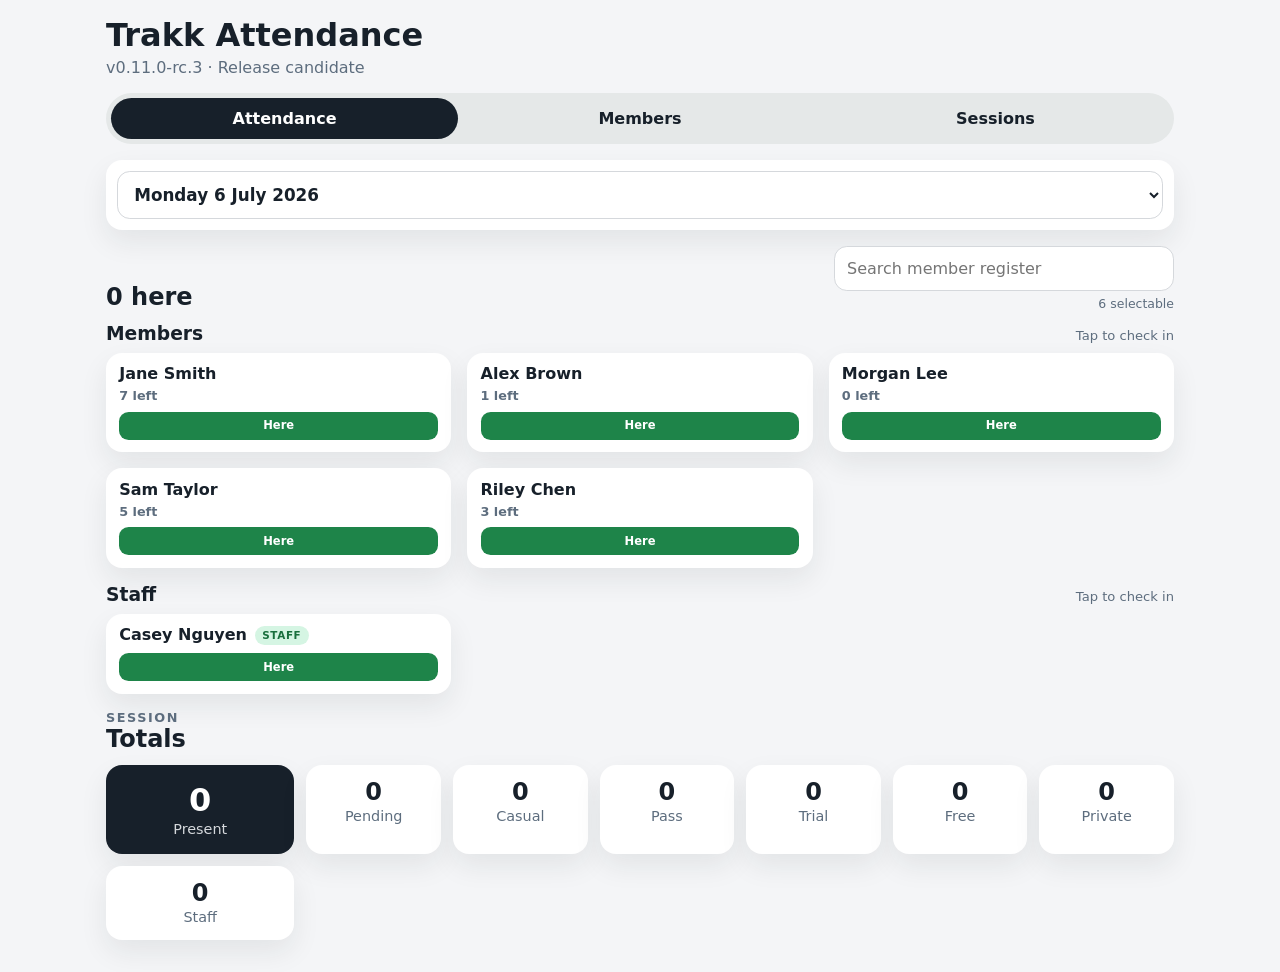
<file: index.html>
<!doctype html>
<html lang="en">
  <head>
    <meta charset="UTF-8" />
    <meta name="viewport" content="width=device-width, initial-scale=1.0" />
    <meta name="theme-color" content="#17202a" />
    <meta http-equiv="Cache-Control" content="no-cache, no-store, must-revalidate" />
    <meta http-equiv="Pragma" content="no-cache" />
    <meta http-equiv="Expires" content="0" />
    <title>Trakk — Club Attendance</title>
    <link rel="stylesheet" href="src/styles.css?v=0.11.0-rc.3" />
    <link rel="stylesheet" href="src/rc.css?v=0.11.0-rc.3" />
    <link rel="stylesheet" href="src/attendance-streamline.css?v=0.11.0-rc.3" />
  </head>
  <body>
    <main id="app"></main>
    <script src="src/app.js?v=0.11.0-rc.3"></script>
    <script src="src/session-overrides.js?v=0.11.0-rc.3"></script>
    <script src="src/attendance-streamline.js?v=0.11.0-rc.3"></script>
  </body>
</html>
</file>
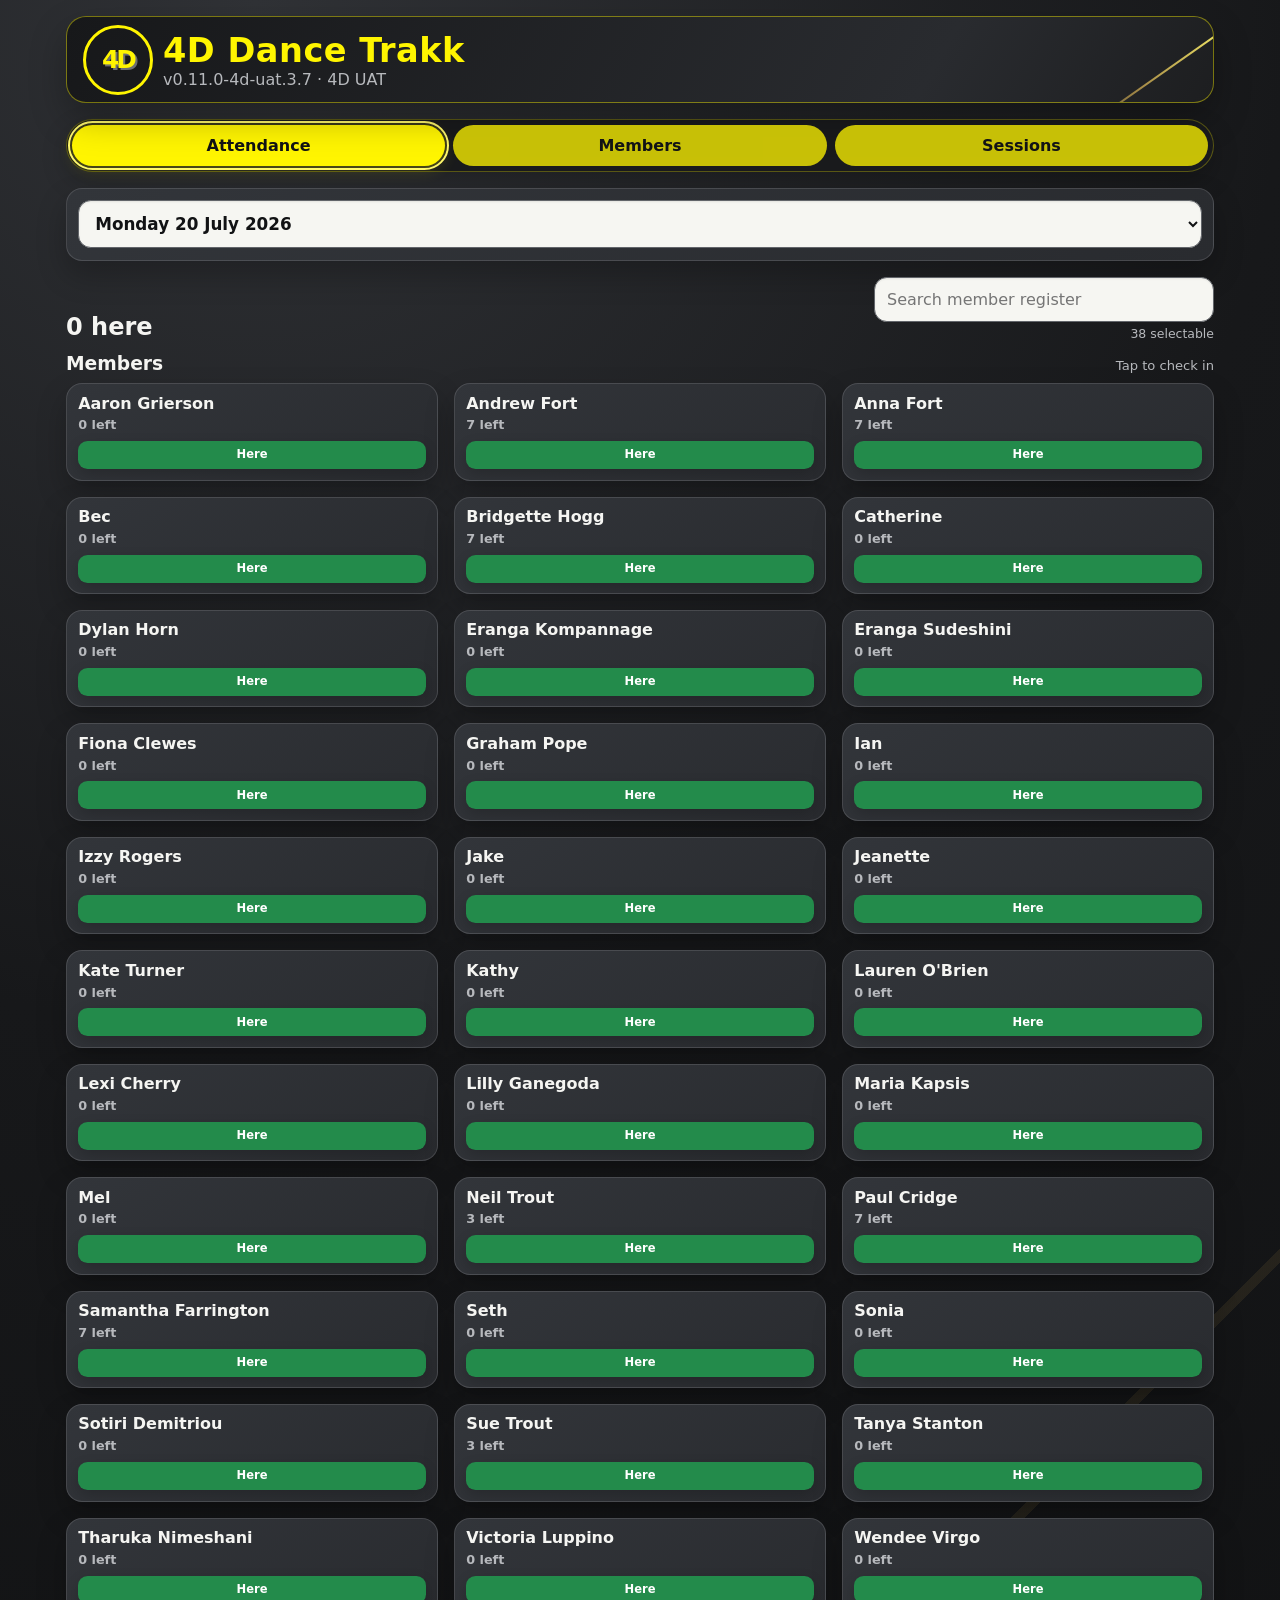
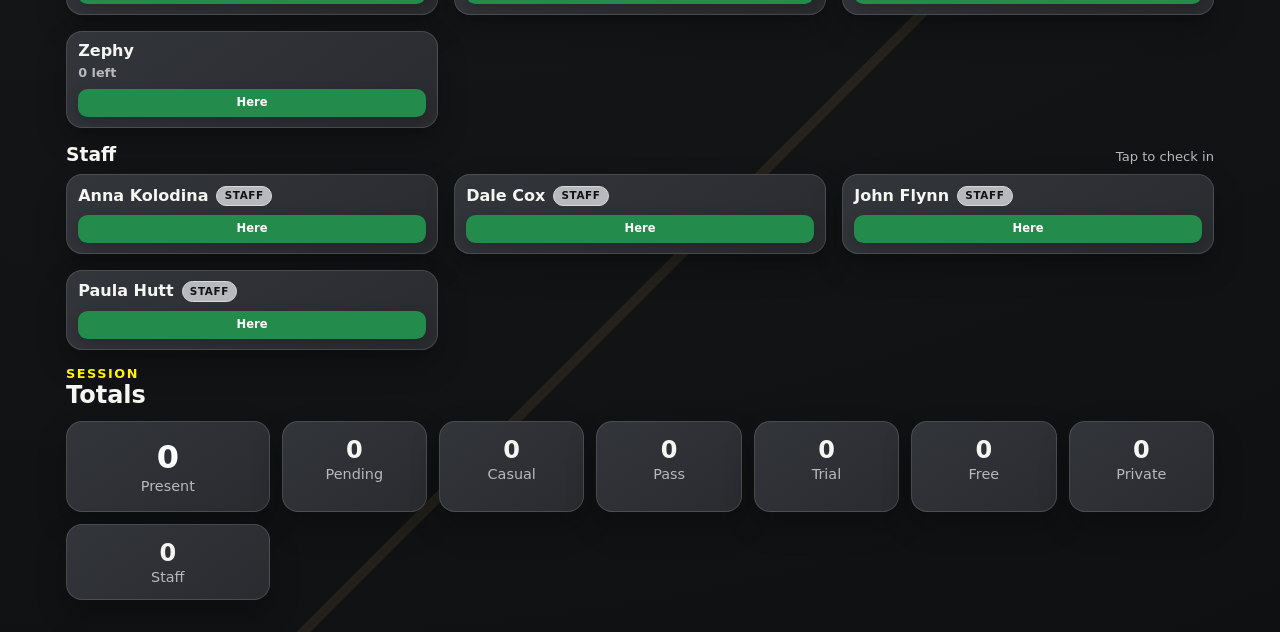
<file: 4d-uat/index.html>
<!doctype html>
<html lang="en">
  <head>
    <meta charset="UTF-8" />
    <meta name="viewport" content="width=device-width, initial-scale=1.0" />
    <meta name="theme-color" content="#17202a" />
    <meta http-equiv="Cache-Control" content="no-cache, no-store, must-revalidate" />
    <meta http-equiv="Pragma" content="no-cache" />
    <meta http-equiv="Expires" content="0" />
    <title>Trakk — 4D UAT</title>
    <link rel="stylesheet" href="../src/styles.css?v=0.11.0-4d-uat.3.7" />
    <link rel="stylesheet" href="../src/rc.css?v=0.11.0-4d-uat.3.7" />
    <link rel="stylesheet" href="../src/attendance-streamline.css?v=0.11.0-4d-uat.3.7" />
    <link rel="stylesheet" href="theme.css?v=0.11.0-4d-uat.3.7" />
  </head>
  <body class="four-d-theme">
    <main id="app"></main>
    <script src="uat-data.js?v=0.11.0-4d-uat.3.7"></script>
    <script src="../src/app.js?v=0.11.0-4d-uat.3.7"></script>
    <script src="../src/session-overrides.js?v=0.11.0-4d-uat.3.7"></script>
    <script src="../src/attendance-streamline.js?v=0.11.0-4d-uat.3.7"></script>
  </body>
</html>
</file>
<file: src/styles.css>
:root {
  color-scheme: light;
  font-family: Inter, system-ui, -apple-system, BlinkMacSystemFont, "Segoe UI", sans-serif;
  background: #f4f5f7;
  color: #17202a;
}

* {
  box-sizing: border-box;
}

body {
  margin: 0;
  min-height: 100vh;
  background: #f4f5f7;
}

button,
input,
select {
  font: inherit;
}

button {
  border: 0;
  border-radius: 999px;
  padding: 0.7rem 1rem;
  font-weight: 700;
  cursor: pointer;
  background: #17202a;
  color: #fff;
}

button:hover {
  transform: translateY(-1px);
}

input,
select {
  width: 100%;
  border: 1px solid #d5d8dc;
  border-radius: 0.8rem;
  padding: 0.75rem;
  background: #fff;
  color: #17202a;
}

#app {
  width: min(1100px, 100%);
  margin: 0 auto;
  padding: 1rem;
}

.app-header {
  display: flex;
  justify-content: space-between;
  gap: 1rem;
  align-items: center;
  margin-bottom: 1rem;
}

.tabs {
  display: flex;
  gap: 0.5rem;
  margin-bottom: 1rem;
  padding: 0.3rem;
  border-radius: 999px;
  background: #e5e8e8;
}

.tab-button {
  flex: 1;
  background: transparent;
  color: #17202a;
}

.tab-button.active-tab {
  background: #17202a;
  color: #fff;
}

.session-strip {
  display: grid;
  grid-template-columns: minmax(260px, 0.8fr) minmax(420px, 2fr);
  gap: 1rem;
  align-items: end;
}

.session-inline-details {
  display: flex;
  flex-wrap: wrap;
  gap: 0.35rem 1rem;
  align-items: center;
  min-height: 46px;
}

.session-inline-details strong {
  font-size: 1.1rem;
}

.session-inline-details span {
  color: #5d6d7e;
}

.attendee-heading {
  display: flex;
  justify-content: space-between;
  gap: 1rem;
  align-items: end;
  margin-bottom: 0.75rem;
}

.attendee-heading h2 {
  margin-bottom: 0;
}

.attendee-heading input {
  width: min(300px, 100%);
}

.attendance-search {
  width: min(340px, 100%);
}

.attendance-search input {
  width: 100%;
}

.attendance-search span {
  display: block;
  margin-top: 0.3rem;
  color: #5d6d7e;
  font-size: 0.78rem;
  text-align: right;
}

.eyebrow {
  margin: 0;
  text-transform: uppercase;
  letter-spacing: 0.12em;
  color: #5d6d7e;
  font-size: 0.8rem;
  font-weight: 700;
}

.version-label {
  margin-bottom: 0;
  color: #5d6d7e;
}

h1,
h2,
h3,
p {
  margin-top: 0;
}

h1 {
  margin-bottom: 0.25rem;
}

.summary-card,
.session-card,
.walk-in-card,
.newcomer-card,
.member-tools-card,
.pricing-card,
.schedule-card,
.backup-tools-card,
.billing-card,
.term-card,
.member-card {
  background: #fff;
  border-radius: 1rem;
  box-shadow: 0 12px 28px rgba(23, 32, 42, 0.08);
}

.summary-grid {
  display: grid;
  grid-template-columns: 1.4fr repeat(6, 1fr);
  gap: 0.75rem;
  margin-bottom: 1rem;
}

.summary-card {
  min-width: 96px;
  padding: 1rem;
  text-align: center;
}

.hero-summary {
  background: #17202a;
  color: #fff;
}

.compact-summary {
  padding: 0.85rem;
}

.summary-number {
  display: block;
  font-size: 2rem;
  font-weight: 800;
}

.compact-summary .summary-number {
  font-size: 1.5rem;
}

.summary-label {
  color: #5d6d7e;
  font-size: 0.9rem;
}

.hero-summary .summary-label {
  color: #d5d8dc;
}

.session-card,
.walk-in-card,
.newcomer-card,
.member-tools-card,
.pricing-card,
.schedule-card,
.backup-tools-card,
.billing-card,
.term-card {
  padding: 1rem;
  margin-bottom: 1rem;
}

.here-button {
  background: #1e8449;
  color: #fff;
}

.here-button:hover {
  background: #196f3d;
}

.here-button.is-here,
.here-button:disabled {
  opacity: 1;
  background: #27ae60;
  cursor: default;
}

.billing-list {
  display: grid;
  gap: 0.75rem;
}

.billing-row {
  display: grid;
  grid-template-columns: minmax(180px, 0.7fr) 2fr;
  gap: 1rem;
  align-items: center;
  padding: 0.85rem;
  border: 1px solid #e5e8e8;
  border-radius: 0.8rem;
}

.billing-row span {
  display: block;
  margin-top: 0.2rem;
  color: #5d6d7e;
}

.charge-actions {
  display: flex;
  flex-wrap: wrap;
  gap: 0.4rem;
}

.charge-button {
  padding: 0.5rem 0.7rem;
  background: #e5e8e8;
  color: #17202a;
  font-size: 0.85rem;
}

.charge-button.selected-charge {
  background: #17202a;
  color: #fff;
}

.term-table-wrap {
  overflow-x: auto;
}

.term-table {
  width: 100%;
  border-collapse: collapse;
}

.term-table th,
.term-table td {
  padding: 0.75rem;
  border-bottom: 1px solid #e5e8e8;
  text-align: left;
  vertical-align: top;
}

.section-heading {
  display: flex;
  align-items: center;
  justify-content: space-between;
  gap: 1rem;
}

.section-heading h2,
.template-summary {
  margin-bottom: 0.5rem;
}

.session-form {
  display: grid;
  grid-template-columns: repeat(4, minmax(130px, 1fr));
  gap: 0.75rem;
  margin-top: 1rem;
}

.session-admin-controls {
  display: grid;
  grid-template-columns: minmax(180px, 0.45fr) minmax(260px, 1fr);
  gap: 0.75rem;
  margin-top: 1rem;
}

.session-admin-controls label span {
  display: block;
  margin-bottom: 0.3rem;
  color: #5d6d7e;
  font-size: 0.8rem;
  font-weight: 700;
}

.session-form label span {
  display: block;
  margin-bottom: 0.3rem;
  color: #5d6d7e;
  font-size: 0.8rem;
  font-weight: 700;
}

.session-form .wide-field {
  grid-column: span 3;
}

.form-actions {
  display: flex;
  align-items: end;
  gap: 0.5rem;
}

.club-selector-spacer {
  height: 0.8rem;
}

.pricing-grid {
  display: grid;
  grid-template-columns: repeat(auto-fit, minmax(190px, 1fr));
  gap: 0.65rem;
}

.pricing-grid article {
  padding: 0.85rem;
  border: 1px solid #e5e8e8;
  border-radius: 0.8rem;
}

.pricing-grid span {
  display: block;
  margin-top: 0.25rem;
  color: #5d6d7e;
}

.data-actions,
.add-member-form {
  display: flex;
  flex-wrap: wrap;
  gap: 0.65rem;
}

.regulars-card h2,
.newcomer-card h2,
.statistics-section h2 {
  margin-bottom: 0.75rem;
}

.member-status {
  margin-bottom: 0;
  color: #7b8794;
  font-size: 0.85rem;
  text-transform: capitalize;
}

.billing-info {
  margin-bottom: 0.25rem;
  color: #34495e;
  font-weight: 650;
}

.newcomer-rows {
  display: grid;
  gap: 0.65rem;
}

.walk-in-form .row-number {
  display: grid;
  width: 2rem;
  height: 2rem;
  place-items: center;
  border-radius: 50%;
  background: #e5e8e8;
  font-weight: 800;
}

.statistics-section {
  margin-top: 1rem;
}

.button-label {
  border-radius: 999px;
  padding: 0.7rem 1rem;
  font-weight: 700;
  cursor: pointer;
  background: #e5e8e8;
}

.visually-hidden {
  position: absolute;
  width: 1px;
  height: 1px;
  overflow: hidden;
  clip: rect(0 0 0 0);
}

.member-tools-card > div {
  margin-bottom: 0.85rem;
}

.add-member-form > * {
  flex: 1 1 150px;
}

.empty-state {
  padding: 2rem;
  text-align: center;
}

.session-details {
  margin-top: 1rem;
}

.session-card p:last-child,
.member-info p:last-child {
  margin-bottom: 0;
}

.field-label {
  display: block;
  margin-bottom: 0.35rem;
  color: #5d6d7e;
  font-size: 0.82rem;
  font-weight: 800;
  text-transform: uppercase;
  letter-spacing: 0.08em;
}

.walk-in-form {
  display: grid;
  grid-template-columns: minmax(180px, 1fr) minmax(210px, 0.7fr) auto;
  gap: 0.75rem;
  align-items: end;
}

.member-list {
  display: grid;
  grid-template-columns: repeat(3, minmax(0, 1fr));
  gap: 1rem;
  margin-bottom: 1rem;
}

.member-card {
  display: flex;
  flex-direction: column;
  gap: 1rem;
  align-items: stretch;
  padding: 1rem;
  border: 2px solid transparent;
  cursor: pointer;
  transition: border-color 120ms ease, box-shadow 120ms ease, transform 120ms ease;
}

.member-card:hover,
.member-card:focus-visible {
  border-color: #27ae60;
  box-shadow: 0 14px 32px rgba(30, 132, 73, 0.18);
  outline: none;
  transform: translateY(-1px);
}

.member-card.is-present {
  border-color: #17202a;
}

.record-status {
  font-weight: 700;
}

.contact-button {
  margin-top: 0.65rem;
  padding: 0.4rem 0.65rem;
  background: #e5e8e8;
  color: #17202a;
  font-size: 0.78rem;
}

.contact-popover {
  display: none;
  gap: 0.2rem;
  margin-top: 0.5rem;
  padding: 0.7rem;
  border-radius: 0.75rem;
  background: #17202a;
  color: #fff;
  font-size: 0.82rem;
}

.contact-button:hover + .contact-popover,
.contact-button:focus + .contact-popover,
.contact-popover.is-open {
  display: grid;
}

.contact-popover strong:not(:first-child) {
  margin-top: 0.45rem;
}

.contact-popover span {
  color: #d5d8dc;
}

.member-card .here-button {
  pointer-events: none;
}

.actions {
  display: flex;
  flex-wrap: wrap;
  justify-content: flex-start;
  gap: 0.5rem;
  max-width: 520px;
}

.actions button {
  flex: 1 1 calc(33.333% - 0.5rem);
  padding: 0.5rem 0.65rem;
  font-size: 0.85rem;
}

.new-badge {
  display: inline-block;
  margin-left: 0.5rem;
  padding: 0.2rem 0.45rem;
  border-radius: 999px;
  background: #d5f5e3;
  color: #196f3d;
  font-size: 0.65rem;
  letter-spacing: 0.06em;
  text-transform: uppercase;
  vertical-align: middle;
}

.selected-action {
  outline: 3px solid #abb2b9;
}

.secondary-button {
  background: #e5e8e8;
  color: #17202a;
}

.danger-button {
  margin-top: 1rem;
}

@media (max-width: 920px) {
  .session-admin-controls {
    grid-template-columns: 1fr;
  }
  .summary-grid {
    grid-template-columns: repeat(2, 1fr);
  }

  .hero-summary {
    grid-column: span 2;
  }

  .walk-in-form {
    grid-template-columns: 1fr;
  }

  .session-form {
    grid-template-columns: repeat(2, 1fr);
  }

  .session-form .wide-field {
    grid-column: span 2;
  }

  .app-header {
    align-items: flex-start;
    flex-direction: column;
  }

  .member-card {
    grid-template-columns: 1fr;
  }

  .member-list {
    grid-template-columns: repeat(2, minmax(0, 1fr));
  }

  .session-strip {
    grid-template-columns: 1fr;
    align-items: stretch;
  }

  .billing-row {
    grid-template-columns: 1fr;
  }

  .actions {
    justify-content: stretch;
    max-width: none;
  }

  .actions button {
    flex: 1 1 calc(50% - 0.5rem);
  }
}

@media (max-width: 520px) {
  #app {
    padding: 0.75rem;
  }

  .summary-grid {
    grid-template-columns: 1fr;
  }

  .hero-summary {
    grid-column: auto;
  }

  .actions button {
    flex-basis: 100%;
  }

  .member-list {
    grid-template-columns: 1fr;
  }

  .attendee-heading {
    align-items: stretch;
    flex-direction: column;
  }

  .attendee-heading input {
    width: 100%;
  }

  .attendance-search {
    position: sticky;
    top: 0.5rem;
    z-index: 5;
    width: 100%;
    padding: 0.45rem;
    border-radius: 0.9rem;
    background: #f4f5f7;
  }

  .section-heading,
  .form-actions {
    align-items: stretch;
    flex-direction: column;
  }

  .session-form {
    grid-template-columns: 1fr;
  }

  .session-form .wide-field {
    grid-column: auto;
  }
}
</file>
<file: src/rc.css>
.member-directory-card,
.fatal-error {
  margin-bottom: 1rem;
  padding: 1rem;
  border-radius: 1rem;
  background: #fff;
  box-shadow: 0 12px 28px rgba(23, 32, 42, 0.08);
}
.member-directory-controls {
  display: grid;
  grid-template-columns: minmax(240px, 1fr) minmax(170px, 0.35fr);
  gap: .75rem;
  margin: 1rem 0;
}
.member-admin-list {
  display: grid;
  gap: .65rem;
  max-height: min(48vh, 34rem);
  overflow-y: auto;
  padding-right: .35rem;
  overscroll-behavior: contain;
}
.member-admin-row {
  display: grid;
  grid-template-columns: 1fr auto;
  gap: .75rem;
  align-items: center;
  padding: .7rem;
  border: 1px solid #e5e8e8;
  border-radius: .9rem;
}
.member-admin-row.is-inactive { opacity: .68; background: #f7f7f7; }
.member-row-main {
  display: grid;
  grid-template-columns: minmax(160px, 1.2fr) 1fr .7fr 1fr .45fr;
  gap: .65rem;
  align-items: center;
  width: 100%;
  padding: .5rem;
  border-radius: .65rem;
  background: transparent;
  color: #17202a;
  text-align: left;
}
.member-row-main:hover { background: #f4f5f7; transform: none; }
.member-row-main span { font-size: .86rem; color: #5d6d7e; }
.member-row-main .member-row-name { font-size: 1rem; color: #17202a; font-weight: 800; }
.member-row-actions { display: flex; gap: .45rem; align-items: center; }
.member-editor-card { scroll-margin-top: 1rem; }
.attendance-member-group { margin-bottom: 1rem; }
.attendance-group-heading { display: flex; justify-content: space-between; align-items: baseline; gap: 1rem; margin-bottom: .55rem; }
.attendance-group-heading h3 { margin: 0; }
.attendance-group-heading span { color: #5d6d7e; font-size: .82rem; }
.rc-alert { margin-bottom: 1rem; padding: .85rem 1rem; border-radius: .8rem; background: #fff3cd; color: #6d5200; font-weight: 700; }
.attendance-disabled { opacity: .55; pointer-events: none; }
.danger-button { background: #a93226; }
.fatal-error { margin-top: 2rem; }
.fatal-error button { margin-right: .5rem; }
@media (max-width: 800px) {
  .member-directory-controls { grid-template-columns: 1fr; }
  .member-admin-row { grid-template-columns: 1fr; }
  .member-row-main { grid-template-columns: 1fr 1fr; }
  .member-row-actions { justify-content: space-between; }
}
@media (max-width: 560px) {
  .member-row-main { grid-template-columns: 1fr; }
  .member-row-actions { align-items: stretch; flex-direction: column; }
  .member-row-actions .contact-control,
  .member-row-actions button { width: 100%; }
  .attendance-group-heading { align-items: flex-start; flex-direction: column; gap: .15rem; }
}
</file>
<file: src/attendance-streamline.css>
.streamlined-session-strip {
  display: block;
  padding: .7rem;
}

.streamlined-session-strip .session-picker {
  width: 100%;
}

.streamlined-session-strip select {
  width: 100%;
  font-size: 1.05rem;
  font-weight: 800;
}

.streamlined-attendee-heading {
  align-items: end;
}

.streamlined-attendee-heading h2 {
  margin: 0;
}

.compact-member-card {
  min-height: 0;
  padding: .65rem .7rem;
  gap: .55rem;
  grid-template-columns: minmax(0, 1fr) auto auto;
}

.tile-charge-select {
  width: 5.8rem;
  min-height: 1.75rem;
  padding: .2rem .35rem;
  border-radius: .55rem;
  font-size: .72rem;
  font-weight: 700;
}

.compact-member-card .member-info {
  min-width: 0;
}

.compact-member-card h3 {
  margin: 0;
  font-size: 1rem;
  line-height: 1.15;
}

.member-quick-info {
  display: flex;
  gap: .55rem;
  margin: .28rem 0 0;
  color: #5d6d7e;
  font-size: .8rem;
  font-weight: 700;
}

.member-quick-info span + span::before {
  content: '·';
  margin-right: .55rem;
}

.compact-here-button {
  min-width: 2.65rem;
  min-height: 1.75rem;
  padding: .25rem .42rem;
  border-radius: .6rem;
  font-size: .72rem;
  line-height: 1;
}

.compact-here-button.is-here {
  min-width: 1.75rem;
  font-size: .9rem;
}

.attendance-register-group[hidden],
.attendance-member-group[hidden],
.compact-member-card[hidden] {
  display: none !important;
}

@media (max-width: 600px) {
  .streamlined-attendee-heading {
    align-items: stretch;
  }

  .compact-member-card {
    padding: .58rem .62rem;
  }

  .tile-charge-select {
    width: 5.2rem;
  }

  .compact-member-card h3 {
    font-size: .94rem;
  }

  .member-quick-info {
    font-size: .75rem;
  }
}
</file>
<file: 4d-uat/theme.css>
.four-d-theme {
  --four-d-yellow: #fff500;
  --four-d-yellow-soft: #fff86b;
  --four-d-charcoal: #202124;
  --four-d-panel: #292b2f;
  --four-d-panel-raised: #32353a;
  --four-d-silver: #b7b9bd;
  --four-d-gold: #a68b48;
  --four-d-ink: #111214;
  --four-d-text: #f5f5f2;
  color: var(--four-d-text);
  background:
    linear-gradient(135deg, transparent 0 72%, rgba(166, 139, 72, .12) 72% 72.4%, transparent 72.4%),
    radial-gradient(circle at 20% 0%, #303236 0, #17181a 42%, #0f1011 100%);
  font-family: "Trebuchet MS", Inter, system-ui, sans-serif;
}

.four-d-theme #app {
  width: min(1180px, 100%);
}

.four-d-theme .app-header {
  position: relative;
  min-height: 5rem;
  padding: .85rem 1rem .85rem 6rem;
  overflow: hidden;
  border: 1px solid rgba(255, 245, 0, .42);
  border-radius: 1.25rem;
  background: linear-gradient(120deg, #17181a 0%, #292b2f 75%, #1d1e20 100%);
  box-shadow: 0 16px 36px rgba(0, 0, 0, .28);
}

.four-d-theme .app-header::before {
  content: "4D";
  position: absolute;
  left: 1rem;
  top: 50%;
  display: grid;
  width: 4rem;
  height: 4rem;
  place-items: center;
  transform: translateY(-50%);
  border: 3px solid var(--four-d-yellow);
  border-radius: 50%;
  color: var(--four-d-yellow);
  font-size: 1.55rem;
  font-weight: 900;
  letter-spacing: -.12em;
  text-shadow: 2px 2px 0 #6d6f73;
}

.four-d-theme .app-header::after {
  content: "";
  position: absolute;
  right: -3rem;
  bottom: .8rem;
  width: 15rem;
  height: 2px;
  transform: rotate(-35deg);
  background: linear-gradient(90deg, transparent, var(--four-d-gold), var(--four-d-yellow-soft));
}

.four-d-theme h1,
.four-d-theme h2,
.four-d-theme h3,
.four-d-theme strong {
  color: var(--four-d-text);
}

.four-d-theme .app-header h1 {
  margin: 0;
  color: var(--four-d-yellow);
  font-size: clamp(1.45rem, 4vw, 2.1rem);
  letter-spacing: .015em;
}

.four-d-theme .version-label,
.four-d-theme .eyebrow,
.four-d-theme .attendance-search span,
.four-d-theme .attendance-group-heading span,
.four-d-theme .member-quick-info,
.four-d-theme .summary-label,
.four-d-theme .template-summary,
.four-d-theme .session-form label span,
.four-d-theme .session-admin-controls label span,
.four-d-theme .member-row-main span {
  color: var(--four-d-silver);
}

.four-d-theme .eyebrow {
  color: var(--four-d-yellow);
}

.four-d-theme .tabs {
  border: 1px solid rgba(255, 245, 0, .28);
  background: #191a1c;
  box-shadow: 0 10px 26px rgba(0, 0, 0, .22);
}

.four-d-theme .tab-button {
  background: var(--four-d-yellow);
  color: var(--four-d-ink) !important;
  opacity: .76;
  box-shadow: none;
}

.four-d-theme .tab-button:hover {
  background: var(--four-d-yellow-soft);
  color: var(--four-d-ink) !important;
  opacity: 1;
}

.four-d-theme .tab-button.active-tab {
  background: var(--four-d-yellow);
  color: var(--four-d-ink) !important;
  opacity: 1;
  outline: 2px solid var(--four-d-yellow-soft);
  outline-offset: 2px;
  box-shadow: 0 0 0 2px rgba(255, 245, 0, .12), 0 5px 16px rgba(255, 245, 0, .14);
}

.four-d-theme .summary-card,
.four-d-theme .session-card,
.four-d-theme .member-tools-card,
.four-d-theme .schedule-card,
.four-d-theme .backup-tools-card,
.four-d-theme .billing-card,
.four-d-theme .term-card,
.four-d-theme .member-card,
.four-d-theme .member-directory-card,
.four-d-theme .fatal-error {
  border: 1px solid rgba(183, 185, 189, .2);
  background: linear-gradient(145deg, var(--four-d-panel-raised), var(--four-d-panel));
  box-shadow: 0 14px 30px rgba(0, 0, 0, .24);
}

.four-d-theme .member-card:hover,
.four-d-theme .member-admin-row:hover {
  border-color: rgba(183, 185, 189, .6);
}

.four-d-theme .member-card.is-present {
  border-color: #37c871;
  background: linear-gradient(145deg, #21442f, #183424);
}

.four-d-theme input,
.four-d-theme select {
  border: 1px solid #62656a;
  background: #f6f6f2;
  color: var(--four-d-ink);
  box-shadow: inset 0 1px 2px rgba(0, 0, 0, .08);
}

.four-d-theme input:focus,
.four-d-theme select:focus {
  outline: 3px solid rgba(255, 245, 0, .28);
  border-color: var(--four-d-yellow);
}

.four-d-theme button,
.four-d-theme .button-label {
  background: var(--four-d-yellow);
  color: var(--four-d-ink) !important;
  box-shadow: 0 5px 14px rgba(0, 0, 0, .18);
}

.four-d-theme button:hover,
.four-d-theme .button-label:hover {
  background: var(--four-d-yellow-soft);
}

.four-d-theme .secondary-button,
.four-d-theme .contact-button {
  border: 1px solid rgba(255, 245, 0, .55);
  background: #35383d;
  color: var(--four-d-text) !important;
}

.four-d-theme .secondary-button:hover,
.four-d-theme .contact-button:hover {
  background: #44474d;
}

.four-d-theme .danger-button {
  border: 1px solid #e46d63;
  background: #8f2f29;
  color: #fff !important;
}

.four-d-theme .here-button {
  background: #238b4b;
  color: #fff !important;
}

.four-d-theme .here-button:hover,
.four-d-theme .here-button.is-here {
  background: #2eac60;
}

.four-d-theme .member-admin-row,
.four-d-theme .billing-row {
  border-color: rgba(183, 185, 189, .22);
  background: rgba(17, 18, 20, .25);
}

.four-d-theme .member-admin-row.is-inactive {
  background: rgba(17, 18, 20, .5);
}

.four-d-theme .member-row-main,
.four-d-theme .member-row-main .member-row-name {
  color: var(--four-d-text);
}

.four-d-theme .member-row-main {
  background: transparent;
  box-shadow: none;
}

.four-d-theme .member-row-main:hover {
  background: rgba(183, 185, 189, .09);
}

.four-d-theme .session-form {
  padding-top: 1rem;
  border-top: 1px solid rgba(255, 245, 0, .2);
}

.four-d-theme .session-form-actions {
  grid-column: 1 / -1;
  display: grid;
  gap: .7rem;
  padding-top: .25rem;
}

.four-d-theme .session-save-actions,
.four-d-theme .session-management-actions {
  display: flex;
  flex-wrap: wrap;
  gap: .55rem;
}

.four-d-theme .session-save-actions {
  padding: .75rem;
  border: 1px solid rgba(255, 245, 0, .38);
  border-radius: .9rem;
  background: rgba(255, 245, 0, .06);
}

.four-d-theme .save-session-button {
  min-width: 10rem;
}

.four-d-theme .session-management-actions {
  justify-content: flex-end;
}

.four-d-theme .new-badge {
  border: 1px solid #d8d9db;
  background: var(--four-d-silver);
  color: var(--four-d-ink) !important;
}

@media (max-width: 600px) {
  .four-d-theme .app-header {
    min-height: 4.5rem;
    padding-left: 5.1rem;
  }

  .four-d-theme .app-header::before {
    width: 3.35rem;
    height: 3.35rem;
    font-size: 1.3rem;
  }

  .four-d-theme .session-save-actions,
  .four-d-theme .session-management-actions {
    flex-direction: column;
  }

  .four-d-theme .session-save-actions button,
  .four-d-theme .session-management-actions button {
    width: 100%;
  }
}
</file>
